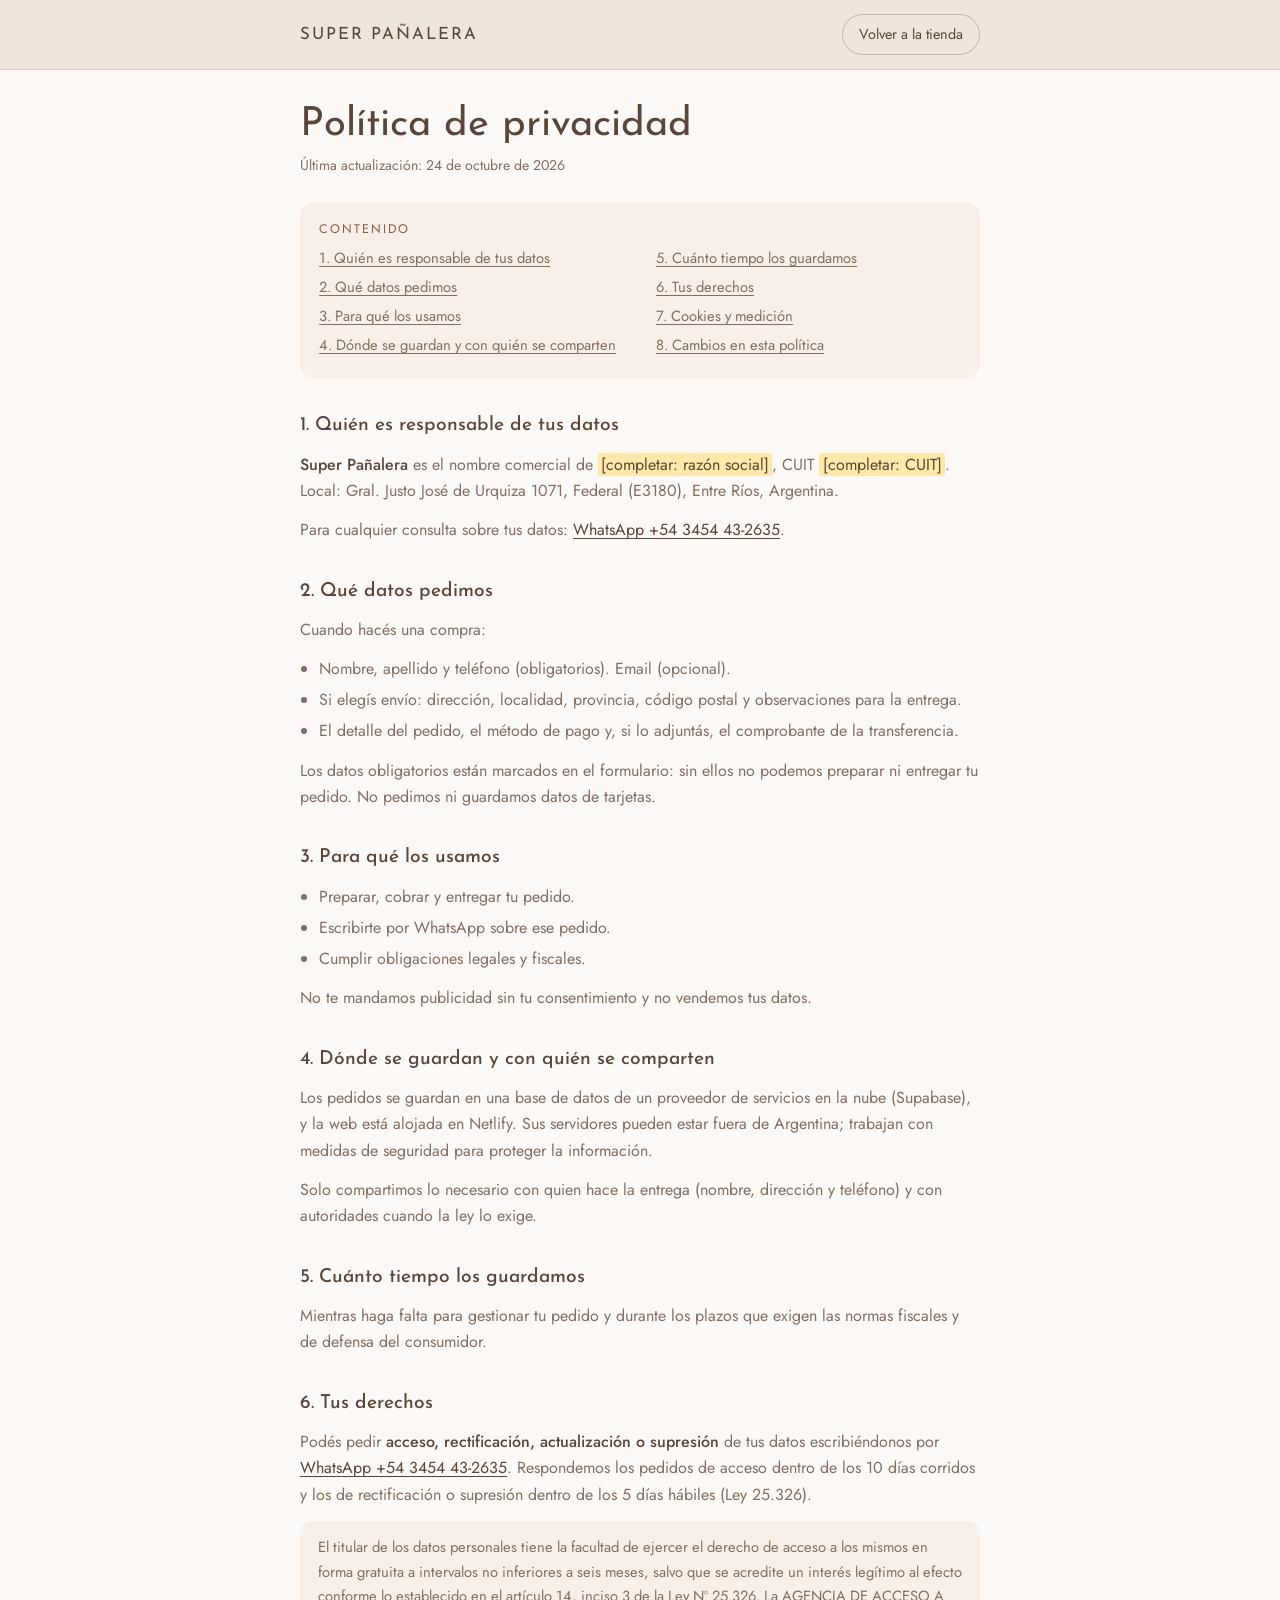
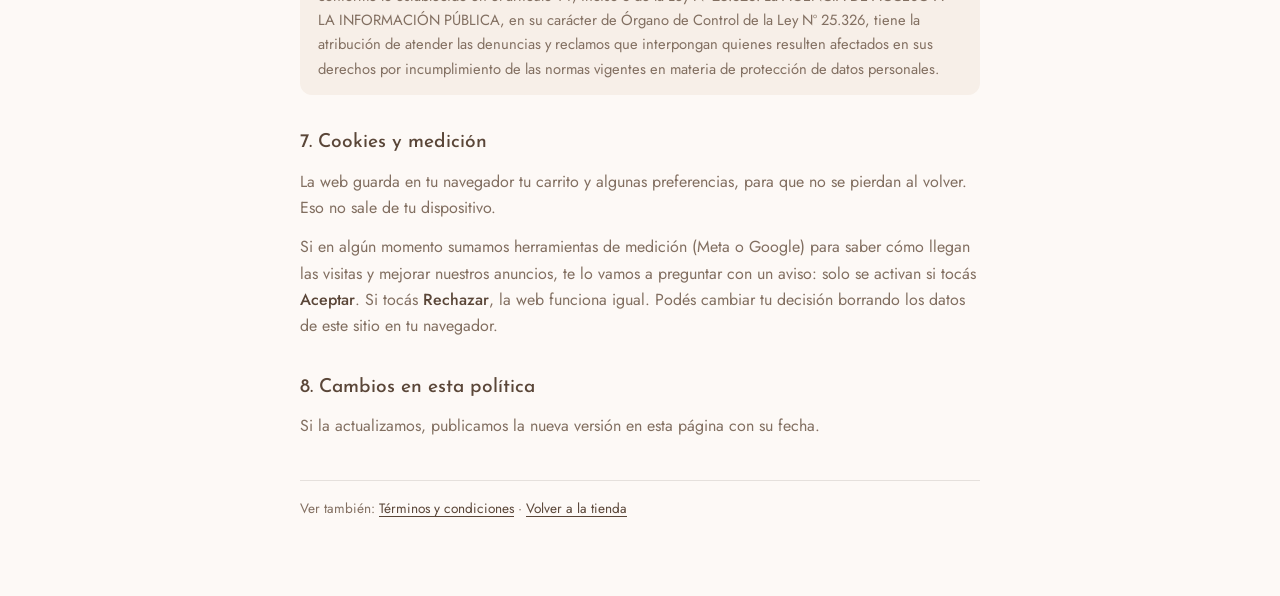
<file: web_panalera/privacidad.html>
<!doctype html>
<html lang="es-AR">
<head>
<meta charset="utf-8">
<meta name="viewport" content="width=device-width, initial-scale=1">
<title>Política de privacidad | Super Pañalera</title>
<meta name="description" content="Cómo cuida Super Pañalera los datos de sus clientes.">
<link rel="preconnect" href="https://fonts.googleapis.com">
<link rel="preconnect" href="https://fonts.gstatic.com" crossorigin>
<link rel="stylesheet" href="https://fonts.googleapis.com/css2?family=Josefin+Sans:wght@400;500&family=Jost:wght@400;500&display=swap">
<style>
:root{--bg:#FDF9F6; --surface-2:#F7EFE8; --ink:#5A4638; --ink-soft:#826F61; --line:rgba(74,56,46,.13);
  --cta:#CFA582; --oro:#855F45; --pad:clamp(.75rem,5vw,2.5rem);
  --serif:'Josefin Sans','Century Gothic',Futura,system-ui,sans-serif;
  --sans:'Jost',Futura,'Century Gothic',system-ui,-apple-system,sans-serif}
@media (min-width:640px){:root{--pad:clamp(1.15rem,5vw,2.5rem)}}
*{box-sizing:border-box}
html{-webkit-text-size-adjust:100%}
body{margin:0; background:var(--bg); color:var(--ink); font-family:var(--sans); font-size:1rem;
  line-height:1.65; font-weight:400}
.top{background:#F0E5DA; border-bottom:1px solid rgba(90,70,56,.16)}
.top__in{max-width:760px; margin:0 auto; padding:.9rem var(--pad); display:flex; align-items:center;
  justify-content:space-between; gap:1rem}
.marca{font-family:var(--serif); font-size:1.05rem; letter-spacing:.12em; text-transform:uppercase; white-space:nowrap;
  color:var(--ink); text-decoration:none}
.volver{font-size:.9rem; color:var(--ink); text-decoration:none; border:1px solid rgba(74,56,46,.28);
  border-radius:100px; padding:.45rem 1rem; white-space:nowrap}
main{max-width:760px; margin:0 auto; padding:2rem var(--pad) 4rem}
h1{font-family:var(--serif); font-weight:400; font-size:clamp(1.9rem,6vw,2.5rem); line-height:1.15;
  margin:0 0 .4rem}
.fecha{color:var(--ink-soft); font-size:.88rem; margin:0 0 1.6rem}
.indice{background:var(--surface-2); border-radius:14px; padding:1rem 1.2rem; margin:0 0 2rem}
.indice p{margin:0 0 .4rem; font-size:.78rem; letter-spacing:.16em; text-transform:uppercase; color:var(--oro)}
.indice ol{margin:0; padding:0; list-style:none; columns:2 15rem; column-gap:2rem; font-size:.92rem}
.indice a{color:inherit}
h2{font-family:var(--serif); font-weight:500; font-size:1.2rem; margin:2rem 0 .6rem; scroll-margin-top:1rem}
p, li{color:var(--ink-soft)}
p{margin:0 0 .8rem}
ul{margin:0 0 .8rem; padding-left:1.2rem}
li{margin-bottom:.3rem}
b{color:var(--ink); font-weight:500}
a{color:var(--ink); text-underline-offset:.2em}
.nota{background:var(--surface-2); border-radius:12px; padding:.9rem 1.1rem; font-size:.92rem}
mark{background:#FFE9A8; color:#5A4638; padding:0 .2em; border-radius:3px}
.pie{border-top:1px solid var(--line); margin-top:2.5rem; padding-top:1rem; font-size:.85rem}
</style>
</head>
<body>
<header class="top"><div class="top__in">
  <a class="marca" href="/">Super Pañalera</a>
  <a class="volver" href="/">Volver a la tienda</a>
</div></header>
<main>
<h1>Política de privacidad</h1>
<p class="fecha">Última actualización: 24 de octubre de 2026</p>
<nav class="indice" aria-label="Contenido"><p>Contenido</p><ol><li><a href="#responsable">1. Quién es responsable de tus datos</a></li><li><a href="#que">2. Qué datos pedimos</a></li><li><a href="#para">3. Para qué los usamos</a></li><li><a href="#donde">4. Dónde se guardan y con quién se comparten</a></li><li><a href="#tiempo">5. Cuánto tiempo los guardamos</a></li><li><a href="#derechos">6. Tus derechos</a></li><li><a href="#cookies">7. Cookies y medición</a></li><li><a href="#cambios">8. Cambios en esta política</a></li></ol></nav>
<h2 id="responsable">1. Quién es responsable de tus datos</h2><p><b>Super Pañalera</b> es el nombre comercial de <mark>[completar: razón social]</mark>, CUIT <mark>[completar: CUIT]</mark>. Local: Gral. Justo José de Urquiza 1071, Federal (E3180), Entre Ríos, Argentina.</p><p>Para cualquier consulta sobre tus datos: <a href="https://wa.me/5493454432635">WhatsApp +54 3454 43-2635</a>.</p><h2 id="que">2. Qué datos pedimos</h2><p>Cuando hacés una compra:</p><ul><li>Nombre, apellido y teléfono (obligatorios). Email (opcional).</li><li>Si elegís envío: dirección, localidad, provincia, código postal y observaciones para la entrega.</li><li>El detalle del pedido, el método de pago y, si lo adjuntás, el comprobante de la transferencia.</li></ul><p>Los datos obligatorios están marcados en el formulario: sin ellos no podemos preparar ni entregar tu pedido. No pedimos ni guardamos datos de tarjetas.</p><h2 id="para">3. Para qué los usamos</h2><ul><li>Preparar, cobrar y entregar tu pedido.</li><li>Escribirte por WhatsApp sobre ese pedido.</li><li>Cumplir obligaciones legales y fiscales.</li></ul><p>No te mandamos publicidad sin tu consentimiento y no vendemos tus datos.</p><h2 id="donde">4. Dónde se guardan y con quién se comparten</h2><p>Los pedidos se guardan en una base de datos de un proveedor de servicios en la nube (Supabase), y la web está alojada en Netlify. Sus servidores pueden estar fuera de Argentina; trabajan con medidas de seguridad para proteger la información.</p><p>Solo compartimos lo necesario con quien hace la entrega (nombre, dirección y teléfono) y con autoridades cuando la ley lo exige.</p><h2 id="tiempo">5. Cuánto tiempo los guardamos</h2><p>Mientras haga falta para gestionar tu pedido y durante los plazos que exigen las normas fiscales y de defensa del consumidor.</p><h2 id="derechos">6. Tus derechos</h2><p>Podés pedir <b>acceso, rectificación, actualización o supresión</b> de tus datos escribiéndonos por <a href="https://wa.me/5493454432635">WhatsApp +54 3454 43-2635</a>. Respondemos los pedidos de acceso dentro de los 10 días corridos y los de rectificación o supresión dentro de los 5 días hábiles (Ley 25.326).</p><p class="nota">El titular de los datos personales tiene la facultad de ejercer el derecho de acceso a los mismos en forma gratuita a intervalos no inferiores a seis meses, salvo que se acredite un interés legítimo al efecto conforme lo establecido en el artículo 14, inciso 3 de la Ley Nº 25.326. La AGENCIA DE ACCESO A LA INFORMACIÓN PÚBLICA, en su carácter de Órgano de Control de la Ley Nº 25.326, tiene la atribución de atender las denuncias y reclamos que interpongan quienes resulten afectados en sus derechos por incumplimiento de las normas vigentes en materia de protección de datos personales.</p><h2 id="cookies">7. Cookies y medición</h2><p>La web guarda en tu navegador tu carrito y algunas preferencias, para que no se pierdan al volver. Eso no sale de tu dispositivo.</p><p>Si en algún momento sumamos herramientas de medición (Meta o Google) para saber cómo llegan las visitas y mejorar nuestros anuncios, te lo vamos a preguntar con un aviso: solo se activan si tocás <b>Aceptar</b>. Si tocás <b>Rechazar</b>, la web funciona igual. Podés cambiar tu decisión borrando los datos de este sitio en tu navegador.</p><h2 id="cambios">8. Cambios en esta política</h2><p>Si la actualizamos, publicamos la nueva versión en esta página con su fecha.</p>
<p class="pie">Ver también: <a href="terminos.html">Términos y condiciones</a> · <a href="/">Volver a la tienda</a></p>
</main>
</body>
</html>
</file>
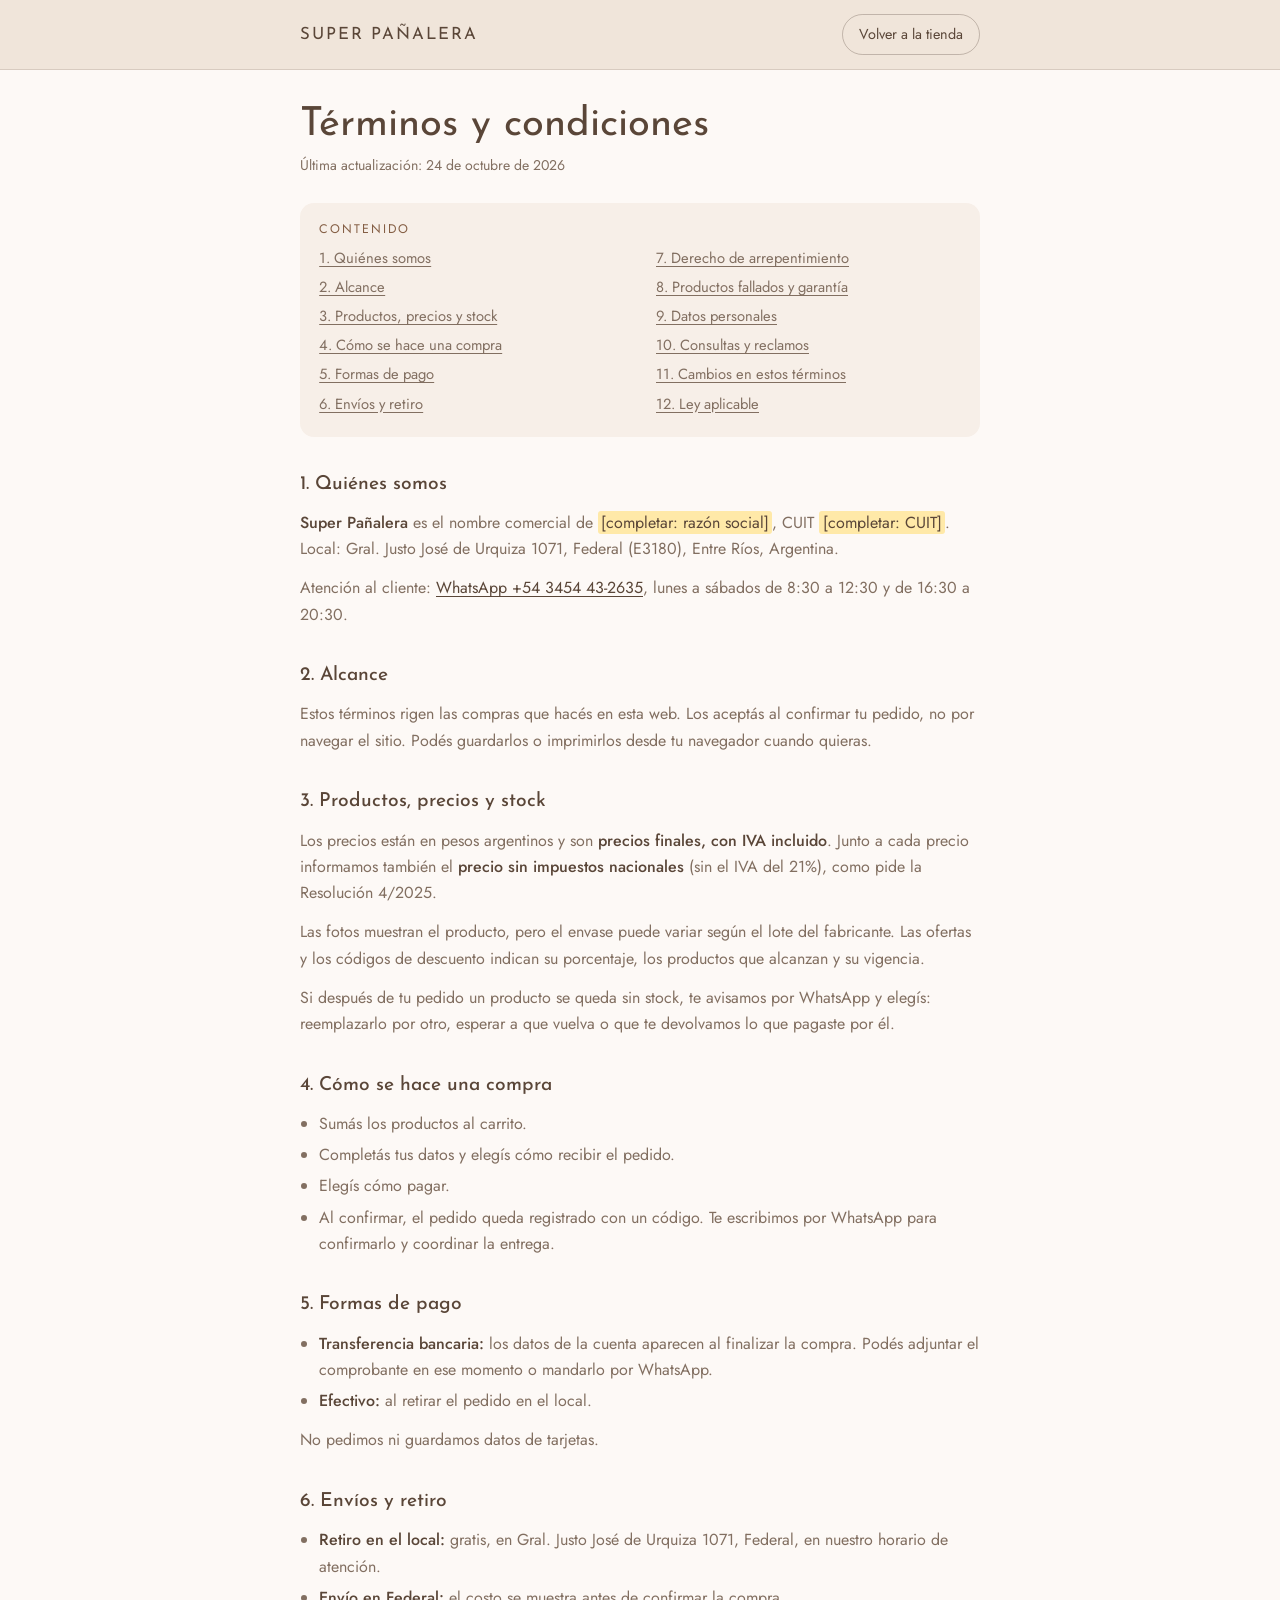
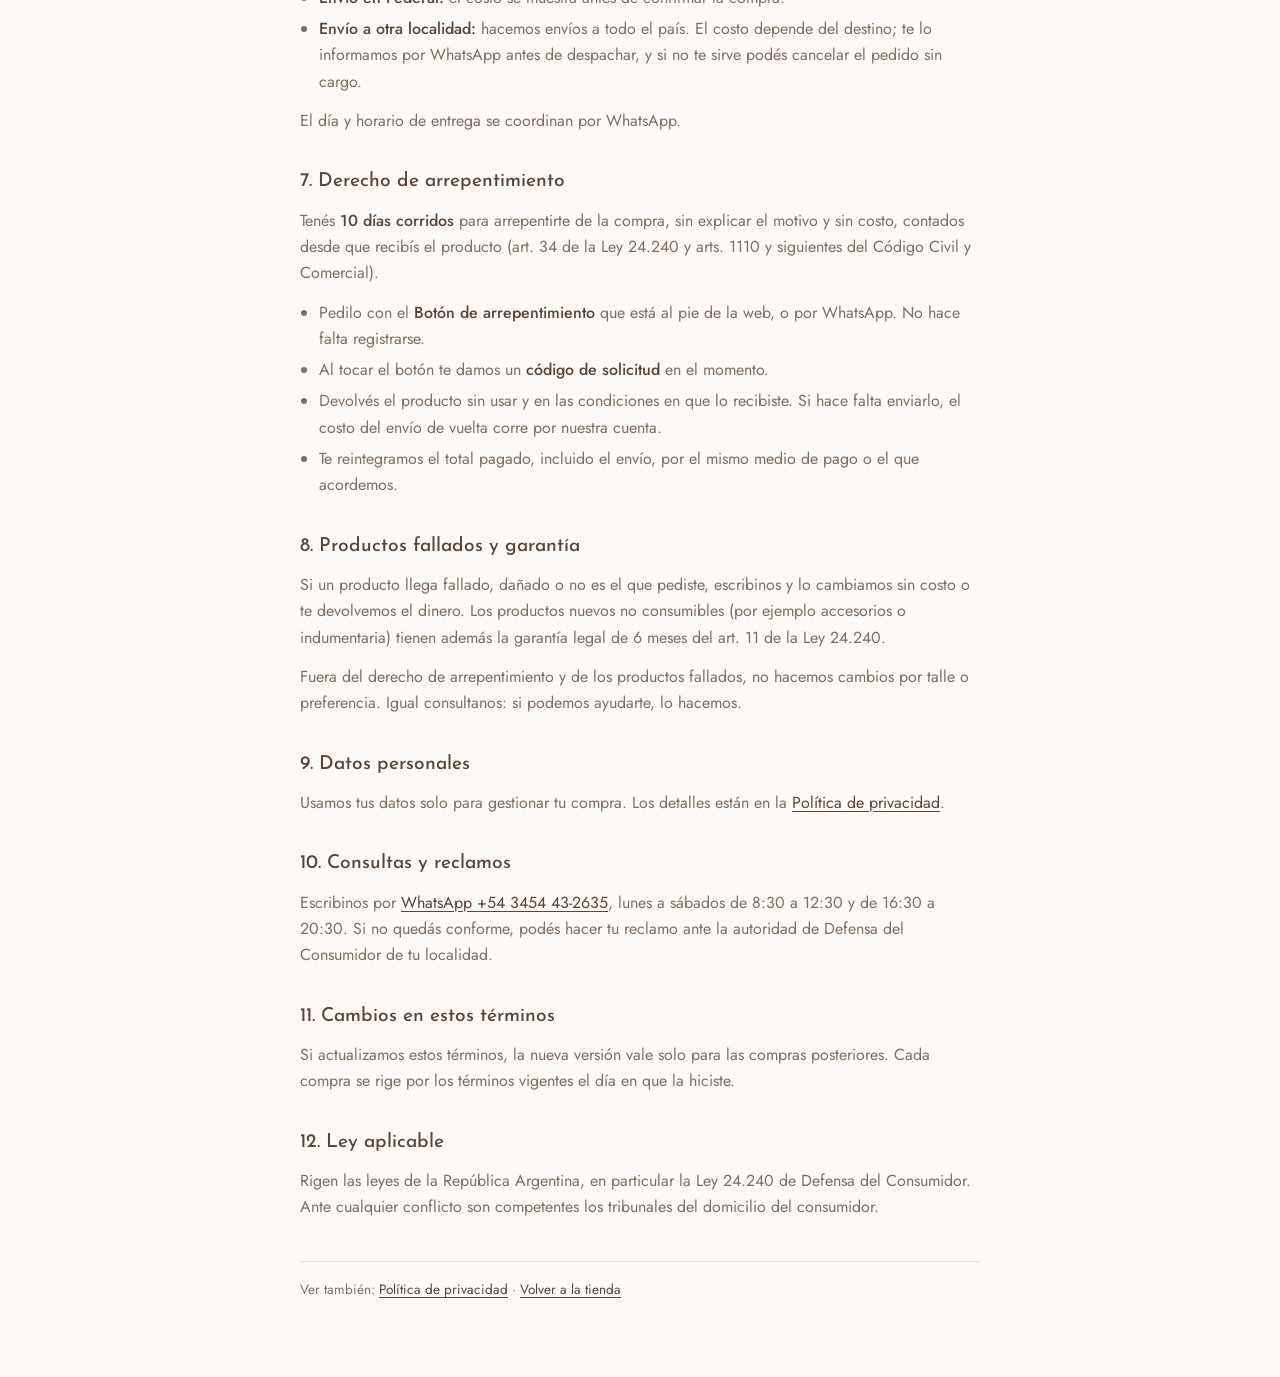
<file: web_panalera/terminos.html>
<!doctype html>
<html lang="es-AR">
<head>
<meta charset="utf-8">
<meta name="viewport" content="width=device-width, initial-scale=1">
<title>Términos y condiciones | Super Pañalera</title>
<meta name="description" content="Condiciones de compra de Super Pañalera: precios, pagos, envíos, arrepentimiento y garantía.">
<link rel="preconnect" href="https://fonts.googleapis.com">
<link rel="preconnect" href="https://fonts.gstatic.com" crossorigin>
<link rel="stylesheet" href="https://fonts.googleapis.com/css2?family=Josefin+Sans:wght@400;500&family=Jost:wght@400;500&display=swap">
<style>
:root{--bg:#FDF9F6; --surface-2:#F7EFE8; --ink:#5A4638; --ink-soft:#826F61; --line:rgba(74,56,46,.13);
  --cta:#CFA582; --oro:#855F45; --pad:clamp(.75rem,5vw,2.5rem);
  --serif:'Josefin Sans','Century Gothic',Futura,system-ui,sans-serif;
  --sans:'Jost',Futura,'Century Gothic',system-ui,-apple-system,sans-serif}
@media (min-width:640px){:root{--pad:clamp(1.15rem,5vw,2.5rem)}}
*{box-sizing:border-box}
html{-webkit-text-size-adjust:100%}
body{margin:0; background:var(--bg); color:var(--ink); font-family:var(--sans); font-size:1rem;
  line-height:1.65; font-weight:400}
.top{background:#F0E5DA; border-bottom:1px solid rgba(90,70,56,.16)}
.top__in{max-width:760px; margin:0 auto; padding:.9rem var(--pad); display:flex; align-items:center;
  justify-content:space-between; gap:1rem}
.marca{font-family:var(--serif); font-size:1.05rem; letter-spacing:.12em; text-transform:uppercase; white-space:nowrap;
  color:var(--ink); text-decoration:none}
.volver{font-size:.9rem; color:var(--ink); text-decoration:none; border:1px solid rgba(74,56,46,.28);
  border-radius:100px; padding:.45rem 1rem; white-space:nowrap}
main{max-width:760px; margin:0 auto; padding:2rem var(--pad) 4rem}
h1{font-family:var(--serif); font-weight:400; font-size:clamp(1.9rem,6vw,2.5rem); line-height:1.15;
  margin:0 0 .4rem}
.fecha{color:var(--ink-soft); font-size:.88rem; margin:0 0 1.6rem}
.indice{background:var(--surface-2); border-radius:14px; padding:1rem 1.2rem; margin:0 0 2rem}
.indice p{margin:0 0 .4rem; font-size:.78rem; letter-spacing:.16em; text-transform:uppercase; color:var(--oro)}
.indice ol{margin:0; padding:0; list-style:none; columns:2 15rem; column-gap:2rem; font-size:.92rem}
.indice a{color:inherit}
h2{font-family:var(--serif); font-weight:500; font-size:1.2rem; margin:2rem 0 .6rem; scroll-margin-top:1rem}
p, li{color:var(--ink-soft)}
p{margin:0 0 .8rem}
ul{margin:0 0 .8rem; padding-left:1.2rem}
li{margin-bottom:.3rem}
b{color:var(--ink); font-weight:500}
a{color:var(--ink); text-underline-offset:.2em}
.nota{background:var(--surface-2); border-radius:12px; padding:.9rem 1.1rem; font-size:.92rem}
mark{background:#FFE9A8; color:#5A4638; padding:0 .2em; border-radius:3px}
.pie{border-top:1px solid var(--line); margin-top:2.5rem; padding-top:1rem; font-size:.85rem}
</style>
</head>
<body>
<header class="top"><div class="top__in">
  <a class="marca" href="/">Super Pañalera</a>
  <a class="volver" href="/">Volver a la tienda</a>
</div></header>
<main>
<h1>Términos y condiciones</h1>
<p class="fecha">Última actualización: 24 de octubre de 2026</p>
<nav class="indice" aria-label="Contenido"><p>Contenido</p><ol><li><a href="#quienes">1. Quiénes somos</a></li><li><a href="#alcance">2. Alcance</a></li><li><a href="#precios">3. Productos, precios y stock</a></li><li><a href="#compra">4. Cómo se hace una compra</a></li><li><a href="#pagos">5. Formas de pago</a></li><li><a href="#envios">6. Envíos y retiro</a></li><li><a href="#arrepentimiento">7. Derecho de arrepentimiento</a></li><li><a href="#garantia">8. Productos fallados y garantía</a></li><li><a href="#datos">9. Datos personales</a></li><li><a href="#reclamos">10. Consultas y reclamos</a></li><li><a href="#cambios">11. Cambios en estos términos</a></li><li><a href="#ley">12. Ley aplicable</a></li></ol></nav>
<h2 id="quienes">1. Quiénes somos</h2><p><b>Super Pañalera</b> es el nombre comercial de <mark>[completar: razón social]</mark>, CUIT <mark>[completar: CUIT]</mark>. Local: Gral. Justo José de Urquiza 1071, Federal (E3180), Entre Ríos, Argentina.</p><p>Atención al cliente: <a href="https://wa.me/5493454432635">WhatsApp +54 3454 43-2635</a>, lunes a sábados de 8:30 a 12:30 y de 16:30 a 20:30.</p><h2 id="alcance">2. Alcance</h2><p>Estos términos rigen las compras que hacés en esta web. Los aceptás al confirmar tu pedido, no por navegar el sitio. Podés guardarlos o imprimirlos desde tu navegador cuando quieras.</p><h2 id="precios">3. Productos, precios y stock</h2><p>Los precios están en pesos argentinos y son <b>precios finales, con IVA incluido</b>. Junto a cada precio informamos también el <b>precio sin impuestos nacionales</b> (sin el IVA del 21%), como pide la Resolución 4/2025.</p><p>Las fotos muestran el producto, pero el envase puede variar según el lote del fabricante. Las ofertas y los códigos de descuento indican su porcentaje, los productos que alcanzan y su vigencia.</p><p>Si después de tu pedido un producto se queda sin stock, te avisamos por WhatsApp y elegís: reemplazarlo por otro, esperar a que vuelva o que te devolvamos lo que pagaste por él.</p><h2 id="compra">4. Cómo se hace una compra</h2><ul><li>Sumás los productos al carrito.</li><li>Completás tus datos y elegís cómo recibir el pedido.</li><li>Elegís cómo pagar.</li><li>Al confirmar, el pedido queda registrado con un código. Te escribimos por WhatsApp para confirmarlo y coordinar la entrega.</li></ul><h2 id="pagos">5. Formas de pago</h2><ul><li><b>Transferencia bancaria:</b> los datos de la cuenta aparecen al finalizar la compra. Podés adjuntar el comprobante en ese momento o mandarlo por WhatsApp.</li><li><b>Efectivo:</b> al retirar el pedido en el local.</li></ul><p>No pedimos ni guardamos datos de tarjetas.</p><h2 id="envios">6. Envíos y retiro</h2><ul><li><b>Retiro en el local:</b> gratis, en Gral. Justo José de Urquiza 1071, Federal, en nuestro horario de atención.</li><li><b>Envío en Federal:</b> el costo se muestra antes de confirmar la compra.</li><li><b>Envío a otra localidad:</b> hacemos envíos a todo el país. El costo depende del destino; te lo informamos por WhatsApp antes de despachar, y si no te sirve podés cancelar el pedido sin cargo.</li></ul><p>El día y horario de entrega se coordinan por WhatsApp.</p><h2 id="arrepentimiento">7. Derecho de arrepentimiento</h2><p>Tenés <b>10 días corridos</b> para arrepentirte de la compra, sin explicar el motivo y sin costo, contados desde que recibís el producto (art. 34 de la Ley 24.240 y arts. 1110 y siguientes del Código Civil y Comercial).</p><ul><li>Pedilo con el <b>Botón de arrepentimiento</b> que está al pie de la web, o por WhatsApp. No hace falta registrarse.</li><li>Al tocar el botón te damos un <b>código de solicitud</b> en el momento.</li><li>Devolvés el producto sin usar y en las condiciones en que lo recibiste. Si hace falta enviarlo, el costo del envío de vuelta corre por nuestra cuenta.</li><li>Te reintegramos el total pagado, incluido el envío, por el mismo medio de pago o el que acordemos.</li></ul><h2 id="garantia">8. Productos fallados y garantía</h2><p>Si un producto llega fallado, dañado o no es el que pediste, escribinos y lo cambiamos sin costo o te devolvemos el dinero. Los productos nuevos no consumibles (por ejemplo accesorios o indumentaria) tienen además la garantía legal de 6 meses del art. 11 de la Ley 24.240.</p><p>Fuera del derecho de arrepentimiento y de los productos fallados, no hacemos cambios por talle o preferencia. Igual consultanos: si podemos ayudarte, lo hacemos.</p><h2 id="datos">9. Datos personales</h2><p>Usamos tus datos solo para gestionar tu compra. Los detalles están en la <a href="privacidad.html">Política de privacidad</a>.</p><h2 id="reclamos">10. Consultas y reclamos</h2><p>Escribinos por <a href="https://wa.me/5493454432635">WhatsApp +54 3454 43-2635</a>, lunes a sábados de 8:30 a 12:30 y de 16:30 a 20:30. Si no quedás conforme, podés hacer tu reclamo ante la autoridad de Defensa del Consumidor de tu localidad.</p><h2 id="cambios">11. Cambios en estos términos</h2><p>Si actualizamos estos términos, la nueva versión vale solo para las compras posteriores. Cada compra se rige por los términos vigentes el día en que la hiciste.</p><h2 id="ley">12. Ley aplicable</h2><p>Rigen las leyes de la República Argentina, en particular la Ley 24.240 de Defensa del Consumidor. Ante cualquier conflicto son competentes los tribunales del domicilio del consumidor.</p>
<p class="pie">Ver también: <a href="privacidad.html">Política de privacidad</a> · <a href="/">Volver a la tienda</a></p>
</main>
</body>
</html>
</file>
